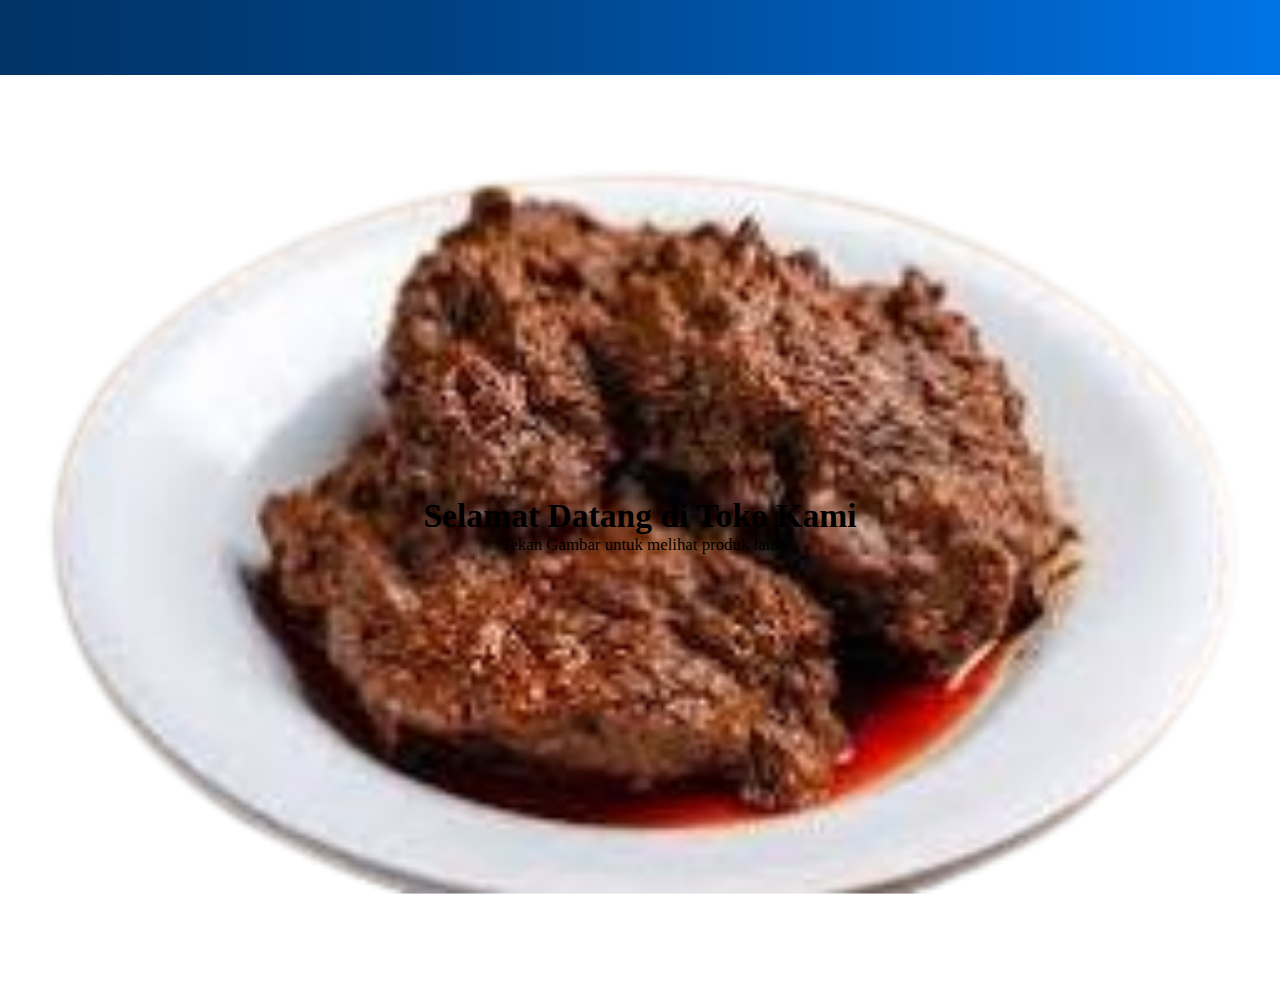
<file: index.html>
<!DOCTYPE html>
<html lang="en">

<head>
    <meta charset="UTF-8">
    <meta http-equiv="X-UA-Compatible" content="IE=edge">
    <meta name="viewport" content="width=device-width, initial-scale=1.0">
    <link href='https://unpkg.com/boxicons@2.1.4/css/boxicons.min.css' rel='stylesheet'>
    <link rel="stylesheet" href="style.css">
    <title>Portfolio</title>
</head>

<body>
    <header class="container">
        <div class="page-header">
            <div class="logo" onclick="refreshPage()">
                <img class="img" src="logo-removebg-preview.png"/>
                <a href="#">THIO</a>
            </div>
            <input type="checkbox" id="click">

            <label for="click" class="mainicon">
                <div class="menu">
                    <i class='bx bx-menu'></i>
                </div>
            </label>
            <ul>
                <li><a href="#"  class="active" style="--navAni:1">Home</a></li>
                <li><a href="Toko.html" style="--navAni:2">Toko</a></li>
                <li><a href="login.html" style="--navAni:3">Login</a></li>
                <li><a href="mailto:thiorivaldigunawan123@gmail.com" style="--navAni:4">Kontak</a></li>
            </ul>
        </div>
    </header>
    <div class="background-container">
        <div class="content">
            <h1>Selamat Datang di Toko Kami</h1>
            <p>Tekan Gambar untuk melihat produk lain</p>
        </div>
    </div>
    <script src="script.js"></script>
</body>

</html>
</file>
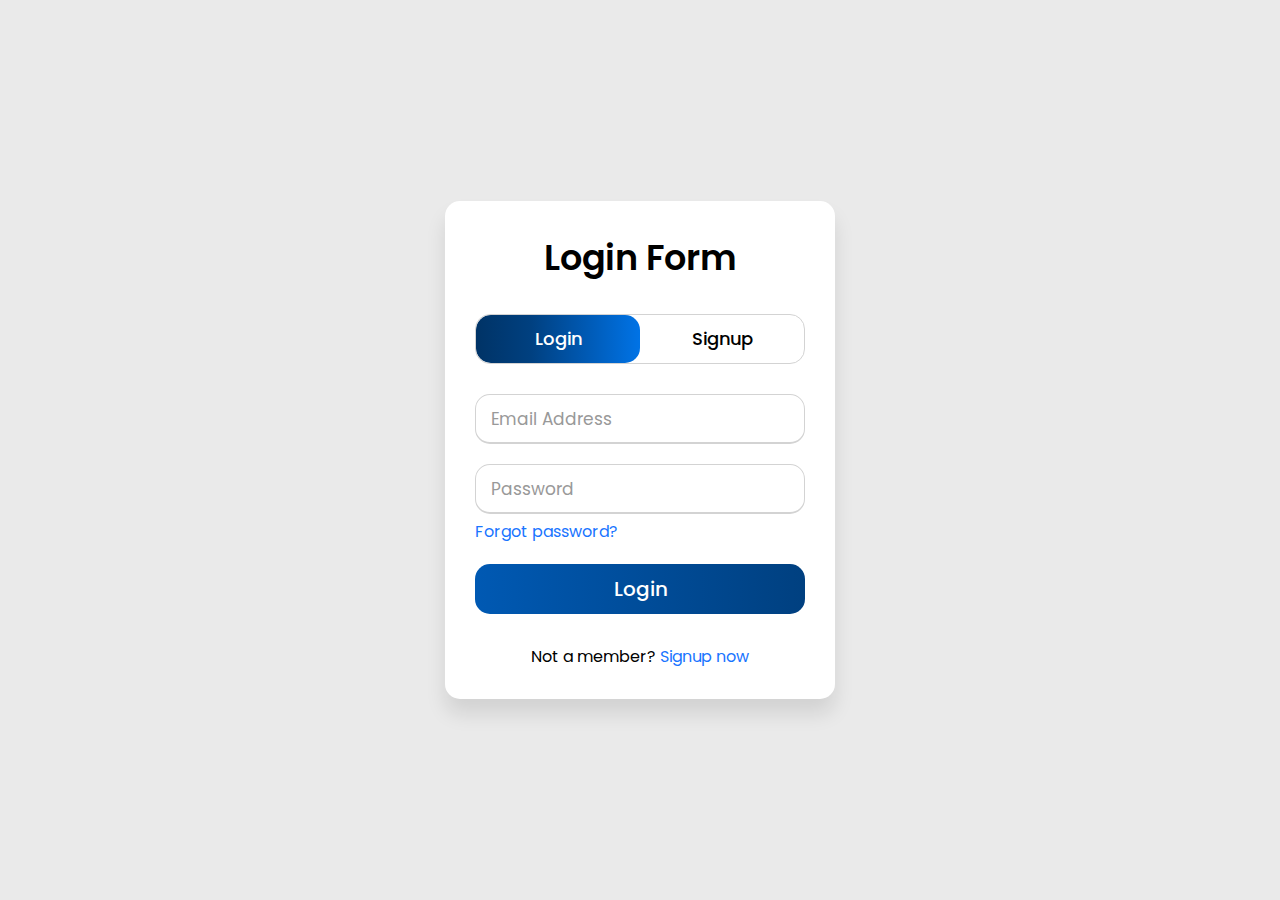
<file: login.html>
<!DOCTYPE html>
<html lang="en" >
<head>
  <meta charset="UTF-8">
  <title>CodePen - login &amp; signup form</title>
  <link rel="stylesheet" href="login.css">

</head>
<body>
<!-- partial:index.partial.html -->
<div class="wrapper">
  <div class="title-text">
    <div class="title login">Login Form</div>
    <div class="title signup">Signup Form</div>
  </div>
  <div class="form-container">
    <div class="slide-controls">
      <input type="radio" name="slide" id="login" checked>
      <input type="radio" name="slide" id="signup">
      <label for="login" class="slide login" onclick="alert('Cuma Prototype Jangan Serius kali')">Login</label>
      <label for="signup" class="slide signup">Signup</label>
      <div class="slider-tab"></div>
    </div>
    <div class="form-inner">
      <form action="#" class="login">
        <div class="field">
          <input type="text" placeholder="Email Address" required>
        </div>
        <div class="field">
          <input type="password" placeholder="Password" required>
        </div>
        <div class="pass-link"><a href="#">Forgot password?</a></div>
        <div class="field btn">
          <div class="btn-layer"></div>
          <input type="submit" value="Login">
        </div>
        <div class="signup-link">Not a member? <a href="#">Signup now</a></div>
      </form>
      <form action="#" class="signup">
        <div class="field">
          <input type="text" placeholder="Email Address" required>
        </div>
        <div class="field">
          <input type="password" placeholder="Password" required>
        </div>
        <div class="field">
          <input type="password" placeholder="Confirm password" required>
        </div>
        <div class="field btn">
          <div class="btn-layer"></div>
          <input type="submit" value="Signup">
        </div>
      </form>
    </div>
  </div>
</div>
<!-- partial -->
  <script  src="login.js"></script>

</body>
</html>
</file>
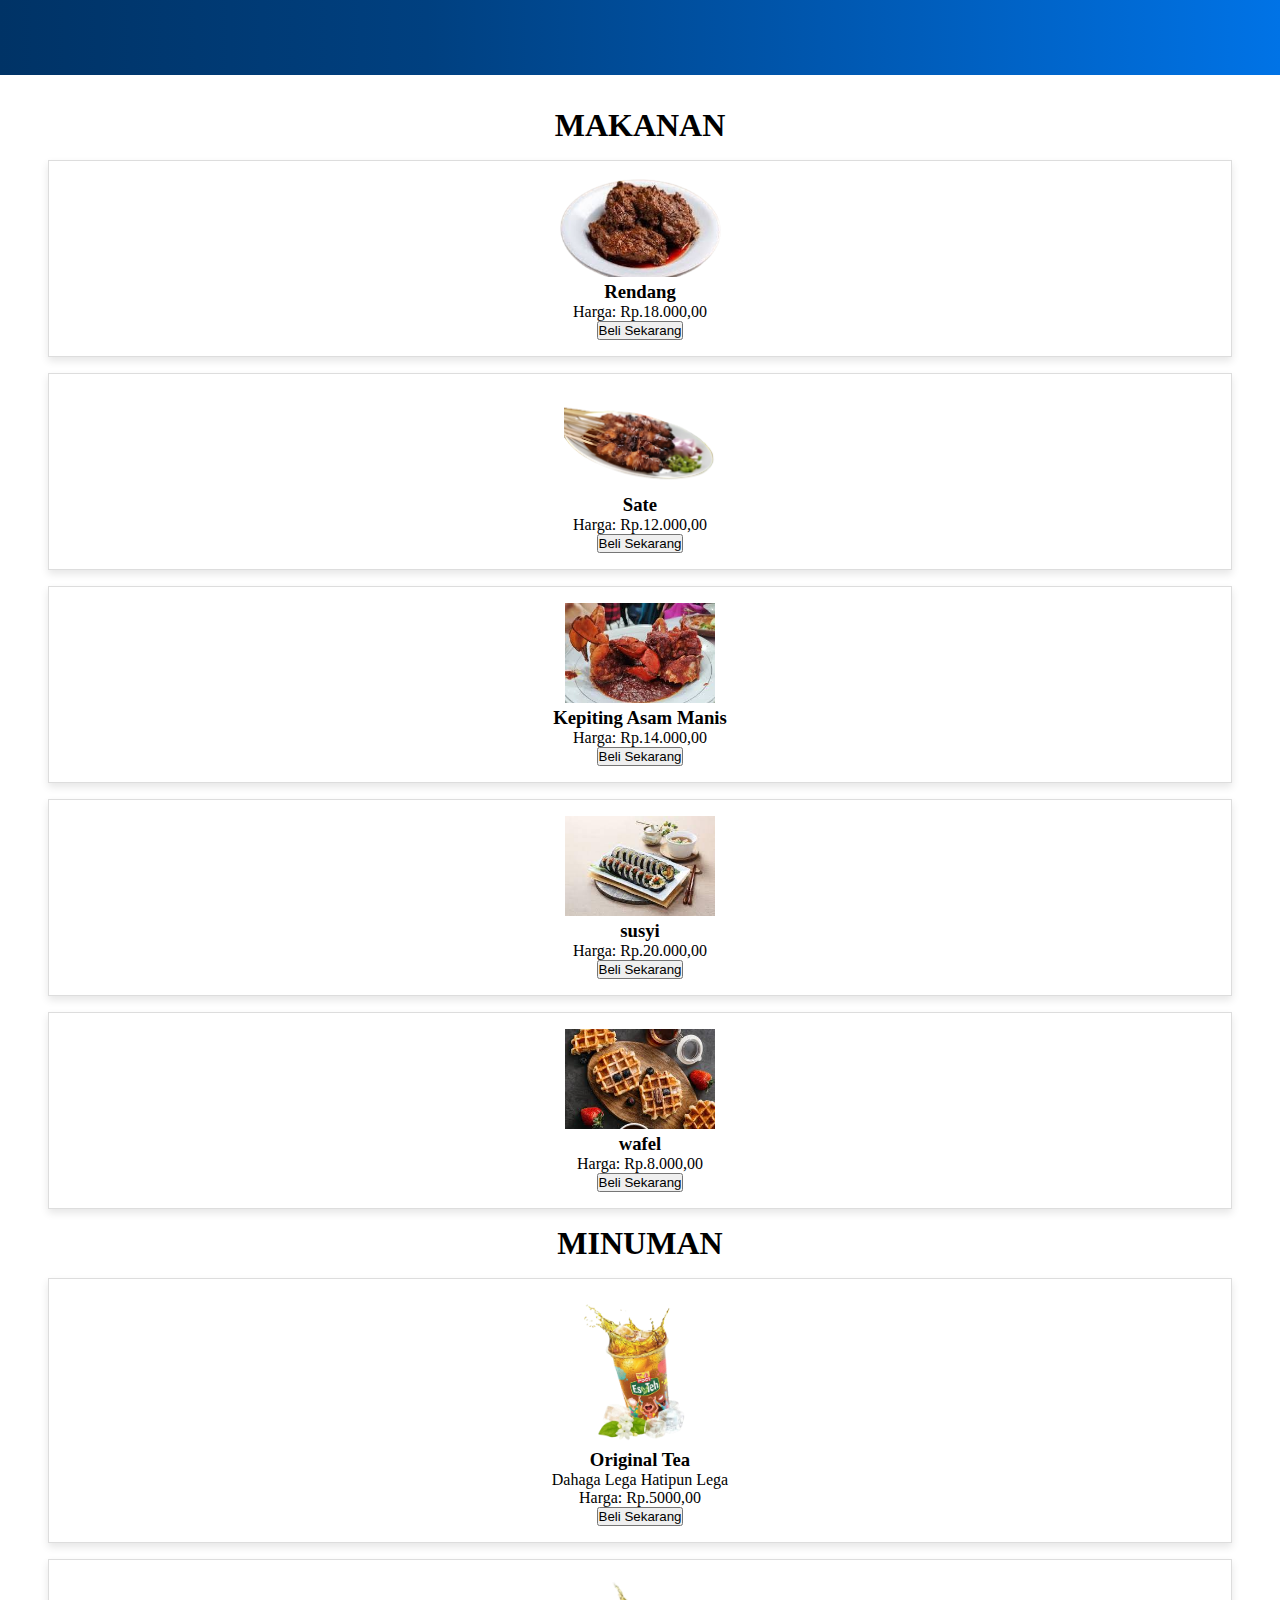
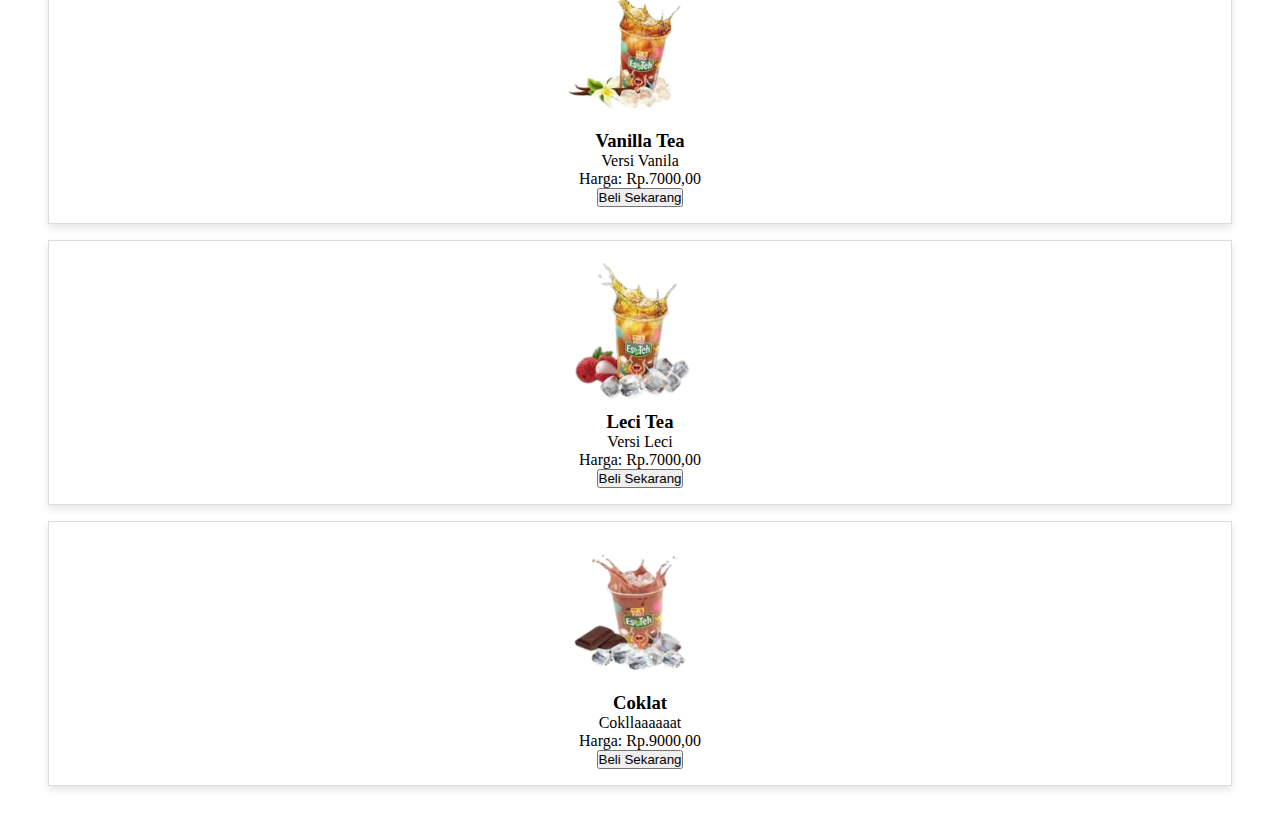
<file: Toko.html>
<!DOCTYPE html>
<html lang="en">

<head>
    <meta charset="UTF-8">
    <meta http-equiv="X-UA-Compatible" content="IE=edge">
    <meta name="viewport" content="width=device-width, initial-scale=1.0">
    <link href='https://unpkg.com/boxicons@2.1.4/css/boxicons.min.css' rel='stylesheet'>
    <link rel="stylesheet" href="style.css">
    <title>Portfolio</title>
</head>

<body>
    <header class="container">
        <div class="page-header">
            <div class="logo" onclick="refreshPage()">
                <img class="img" src="logo-removebg-preview.png"/>
                <a href="#">THIO</a>
            </div>
            <input type="checkbox" id="click">

            <label for="click" class="mainicon">
                <div class="menu">
                    <i class='bx bx-menu'></i>
                </div>
            </label>
            <ul>
                <li><a href="index.html"  class="active" style="--navAni:1">Home</a></li>
                <li><a href="#" style="--navAni:2">Toko</a></li>
                <li><a href="login.html" style="--navAni:3">Login</a></li>
                <li><a href="mailto:thiorivaldigunawan123@gmail.com" style="--navAni:4">Kontak</a></li>
            </ul>
        </div>
    </header>
    <section>
        <h1>MAKANAN</h1>
        <div class="product">
            <img class="img1" src="rendang.png"/>
            <h3>Rendang</h3>
            <p>Harga: Rp.18.000,00</p>
            <button onclick="alert('Ingat Sedang Puasa!')">Beli Sekarang</button>
        </div>
        <div class="product">
            <img class="img1" src="sate.png"/>
            <h3>Sate</h3>
            <p>Harga: Rp.12.000,00</p>
            <button onclick="alert('Ingat Sedang Puasa!')">Beli Sekarang</button>
        </div>
        <div class="product">
            <img class="img1" src="1.jpeg"/>
            <h3>Kepiting Asam Manis</h3>
            <p>Harga: Rp.14.000,00</p>
            <button onclick="alert('Ingat Sedang Puasa!')">Beli Sekarang</button>
        </div>
        <div class="product">
            <img class="img1" src="2.jpeg"/>
            <h3>susyi</h3>
            <p>Harga: Rp.20.000,00</p>
            <button onclick="alert('Ingat Sedang Puasa!')">Beli Sekarang</button>
        </div>
        <div class="product">
            <img class="img3" src="3.jpeg"/>
            <h3>wafel</h3>
            <p>Harga: Rp.8.000,00</p>
            <button onclick="alert('Ingat Sedang Puasa!')">Beli Sekarang</button>
        </div>

        <h1>MINUMAN</h1>
        <div class="product">
            <img class="img2" src="Es-Teh-Poci-removebg-preview (2).png"/>
            <h3>Original Tea</h3>
            <p>Dahaga Lega Hatipun Lega</p>
            <p>Harga: Rp.5000,00</p>
            <button onclick="alert('Ingat Sedang Puasa!')">Beli Sekarang</button>
        </div>
        <div class="product">
            <img class="img2" src="Es-Teh-Vanilla-removebg-preview (2).png"/>
            <h3>Vanilla Tea</h3>
            <p>Versi Vanila</p>
            <p>Harga: Rp.7000,00</p>
            <button onclick="alert('Ingat Sedang Puasa!')">Beli Sekarang</button>
        </div>
        <div class="product">
            <img class="img2" src="Es-Teh-Leci-removebg-preview (2).png"/>
            <h3>Leci Tea</h3>
            <p>Versi Leci</p>
            <p>Harga: Rp.7000,00</p>
            <button onclick="alert('Ingat Sedang Puasa!')">Beli Sekarang</button>
        </div>
        <div class="product">
            <img class="img2" src="Es-Teh-Coklat-removebg-preview (2).png"/>
            <h3>Coklat</h3>
            <p>Cokllaaaaaat</p>
            <p>Harga: Rp.9000,00</p>
            <button onclick="alert('Ingat Sedang Puasa!')">Beli Sekarang</button>
        </div>

        <!-- Tambahkan produk lainnya sesuai kebutuhan -->
    </section>
</body>
</html>
</file>
<file: style.css>
@import url('https://fonts.googleapis.com/css2?family=Poppins:wght@100;200;300;400;500;600;700;800&display=swap');
@import url('https://fonts.googleapis.com/css2?family=Outfit:wght@200;300;400;500;600;700;800&family=Roboto:wght@100;300;400&display=swap');

:root {
    --primary-color: #000;
    --primary-dark: #1F252E;
}

* {
    margin: 0;
    padding: 0;
    scroll-behavior: smooth;
}

.container {
    padding: 0 8.4rem;
}

.img-w {
    width: 100%;
    height: auto;
}
/* Nav */
header {
    background: -webkit-linear-gradient(left, #003366, #004080, #0059b3, #0073e6);
    position: relative;
    box-shadow: 0 4px 17px rgba(255, 255, 255, 0.1);
    position: sticky;
    top: 0;
    z-index: 1;
}

.page-header {
    display: flex;
    justify-content: space-between;
    align-items: center;
    padding: 1rem 0;
}

.img {
    width: 35px;
    height: 35px;
}

.logo {
    font-size: 1.5rem;
    font-weight: 800;
    opacity: 0;
    animation: leftSideAni 1s ease forwards;
    display: flex;
	flex-wrap: wrap;
	justify-content: center;
	align-items: center;
}

.logo a {
    color: #fff;
    text-decoration: none;
}

ul {
    display: flex;
    gap: .6rem;
    list-style-type: none;
    background-color: transparent;
    overflow: hidden;
}

li a {
    display: inline-block;
    padding: .3rem 1rem;
    color: #fff;
    text-decoration: none;
    font-size: 1.05rem;
    font-weight: 600;
    letter-spacing: .7px;
    border-radius: 36px;
    line-height: 2;
    transition: .3s;
    opacity: 0;
    animation: navani .3s ease forwards;
    animation-delay: calc(.15s * var(--navAni));
}

li a.active,
li a:hover {
    color: var(--primary-color);
}

#click {
    display: none;
}

.menu {
    display: none;
}
.background-container {
    height: 100vh;
    width: 100%;
    position: relative;
    overflow: hidden;
    transition: background-image 1s ease-in-out, transform 1s ease-in-out;
    cursor: pointer;
    background-size: contain;
    background-position: center;
    background-repeat: no-repeat;
}

.content {
    position: absolute;
    top: 50%;
    left: 50%;
    transform: translate(-50%, -50%);
    text-align: center;
    color: #000;
}

section {
    padding: 2em;
    text-align: center;
}

.product {
    border: 1px solid #ddd;
    padding: 1em;
    margin: 1em;
    background-color: #fff;
    box-shadow: 0 4px 8px rgba(0, 0, 0, 0.1);
}

.img1{
    height: 100px;
}

.img2{
    height: 150px;
}

.img3{
    height: 100px;
}

/* Animasi muncul dari satu titik pada gambar latar belakang */
@keyframes fadeInContent {
    from {
        opacity: 0;
    }
    to {
        opacity: 1;
    }
}

/* Animasi perubahan skala pada gambar latar belakang */
.background-container.scale-in {
    transform: scale(1.05);
}



/* Section 1 End */

/* Animation */
@keyframes leftSideAni {
    0% {
        transform: translateX(-100px);
        opacity: 0;
    }
    100% {
        transform: translateX(0);
        opacity: 1;
    }
}
@keyframes navani {
    0% {
        transform: translateY(100px);
        opacity: 0;
    }
    100% {
        transform: translateY(0);
        opacity: 1;
    }
}
@keyframes topSideAni {
    0% {
        transform: translateY(-100px);
        opacity: 0;
    }
    100% {
        transform: translateY(0);
        opacity: 1;
    }
}
@keyframes SocialAni {
    0% {
        transform: translateY(100px);
        opacity: 0;
    }
    100% {
        transform: translateY(0);
        opacity: 1;
    }
}

@media screen and (max-width: 1024px) {
    .container {
        padding: 0 4.4rem;
    }
    .main h3 {
        color: #000;
        margin-top: 1rem;
    }
}

@media screen and (max-width: 768px) {
    .container {
        padding: 0 1.6rem;
    }
}

@media screen and (max-width:600px) {
    body {
        height: auto;
    }
    header {
        height: auto;
        background: -webkit-linear-gradient(left, #003366, #004080, #0059b3, #0073e6);
    }

    ul {
        background: -webkit-linear-gradient(left, #003366, #004080, #0059b3, #0073e6);
        width: 100%;
        height: 100vh;
        position: absolute;
        display: flex;
        flex-direction: column;
        text-align: center;
        top: 3.4rem;
        left: -100%;
        z-index: 111111;
    }

    .menu {
        display: block;
        font-size: 1.5rem;
        font-weight: bold;
        color: rgba(0,0,0);
    }

    #click:checked~ul {
        left: 0%;
        transition: all 0.3s ease;
    }
    .images {
        width: 100%;
        margin: auto;
    }

    .main {
        margin-top: 2rem;
    }
}
</file>
<file: login.css>
@import url("https://fonts.googleapis.com/css?family=Poppins:400,500,600,700&display=swap");
* {
  margin: 0;
  padding: 0;
  box-sizing: border-box;
  font-family: "Poppins", sans-serif;
}
html,
body {
  display: grid;
  height: 100%;
  width: 100%;
  place-items: center;
  background: #eaeaea;
}
::selection {
  background: #1a75ff;
  color: #fff;
}
.wrapper {
  overflow: hidden;
  max-width: 390px;
  background: #fff;
  padding: 30px;
  border-radius: 15px;
  box-shadow: 0px 15px 20px rgba(0, 0, 0, 0.1);
}
.wrapper .title-text {
  display: flex;
  width: 200%;
}
.wrapper .title {
  width: 50%;
  font-size: 35px;
  font-weight: 600;
  text-align: center;
  transition: all 0.6s cubic-bezier(0.68, -0.55, 0.265, 1.55);
}
.wrapper .slide-controls {
  position: relative;
  display: flex;
  height: 50px;
  width: 100%;
  overflow: hidden;
  margin: 30px 0 10px 0;
  justify-content: space-between;
  border: 1px solid lightgrey;
  border-radius: 15px;
}
.slide-controls .slide {
  height: 100%;
  width: 100%;
  color: #fff;
  font-size: 18px;
  font-weight: 500;
  text-align: center;
  line-height: 48px;
  cursor: pointer;
  z-index: 1;
  transition: all 0.6s ease;
}
.slide-controls label.signup {
  color: #000;
}
.slide-controls .slider-tab {
  position: absolute;
  height: 100%;
  width: 50%;
  left: 0;
  z-index: 0;
  border-radius: 15px;
  background: -webkit-linear-gradient(left, #003366, #004080, #0059b3, #0073e6);
  transition: all 0.6s cubic-bezier(0.68, -0.55, 0.265, 1.55);
}
input[type="radio"] {
  display: none;
}
#signup:checked ~ .slider-tab {
  left: 50%;
}
#signup:checked ~ label.signup {
  color: #fff;
  cursor: default;
  user-select: none;
}
#signup:checked ~ label.login {
  color: #000;
}
#login:checked ~ label.signup {
  color: #000;
}
#login:checked ~ label.login {
  cursor: default;
  user-select: none;
}
.wrapper .form-container {
  width: 100%;
  overflow: hidden;
}
.form-container .form-inner {
  display: flex;
  width: 200%;
}
.form-container .form-inner form {
  width: 50%;
  transition: all 0.6s cubic-bezier(0.68, -0.55, 0.265, 1.55);
}
.form-inner form .field {
  height: 50px;
  width: 100%;
  margin-top: 20px;
}
.form-inner form .field input {
  height: 100%;
  width: 100%;
  outline: none;
  padding-left: 15px;
  border-radius: 15px;
  border: 1px solid lightgrey;
  border-bottom-width: 2px;
  font-size: 17px;
  transition: all 0.3s ease;
}
.form-inner form .field input:focus {
  border-color: #1a75ff;
  /* box-shadow: inset 0 0 3px #fb6aae; */
}
.form-inner form .field input::placeholder {
  color: #999;
  transition: all 0.3s ease;
}
form .field input:focus::placeholder {
  color: #1a75ff;
}
.form-inner form .pass-link {
  margin-top: 5px;
}
.form-inner form .signup-link {
  text-align: center;
  margin-top: 30px;
}
.form-inner form .pass-link a,
.form-inner form .signup-link a {
  color: #1a75ff;
  text-decoration: none;
}
.form-inner form .pass-link a:hover,
.form-inner form .signup-link a:hover {
  text-decoration: underline;
}
form .btn {
  height: 50px;
  width: 100%;
  border-radius: 15px;
  position: relative;
  overflow: hidden;
}
form .btn .btn-layer {
  height: 100%;
  width: 300%;
  position: absolute;
  left: -100%;
  background: -webkit-linear-gradient(
    right,
    #003366,
    #004080,
    #0059b3,
    #0073e6
  );
  border-radius: 15px;
  transition: all 0.4s ease;
}
form .btn:hover .btn-layer {
  left: 0;
}
form .btn input[type="submit"] {
  height: 100%;
  width: 100%;
  z-index: 1;
  position: relative;
  background: none;
  border: none;
  color: #fff;
  padding-left: 0;
  border-radius: 15px;
  font-size: 20px;
  font-weight: 500;
  cursor: pointer;
}
</file>
